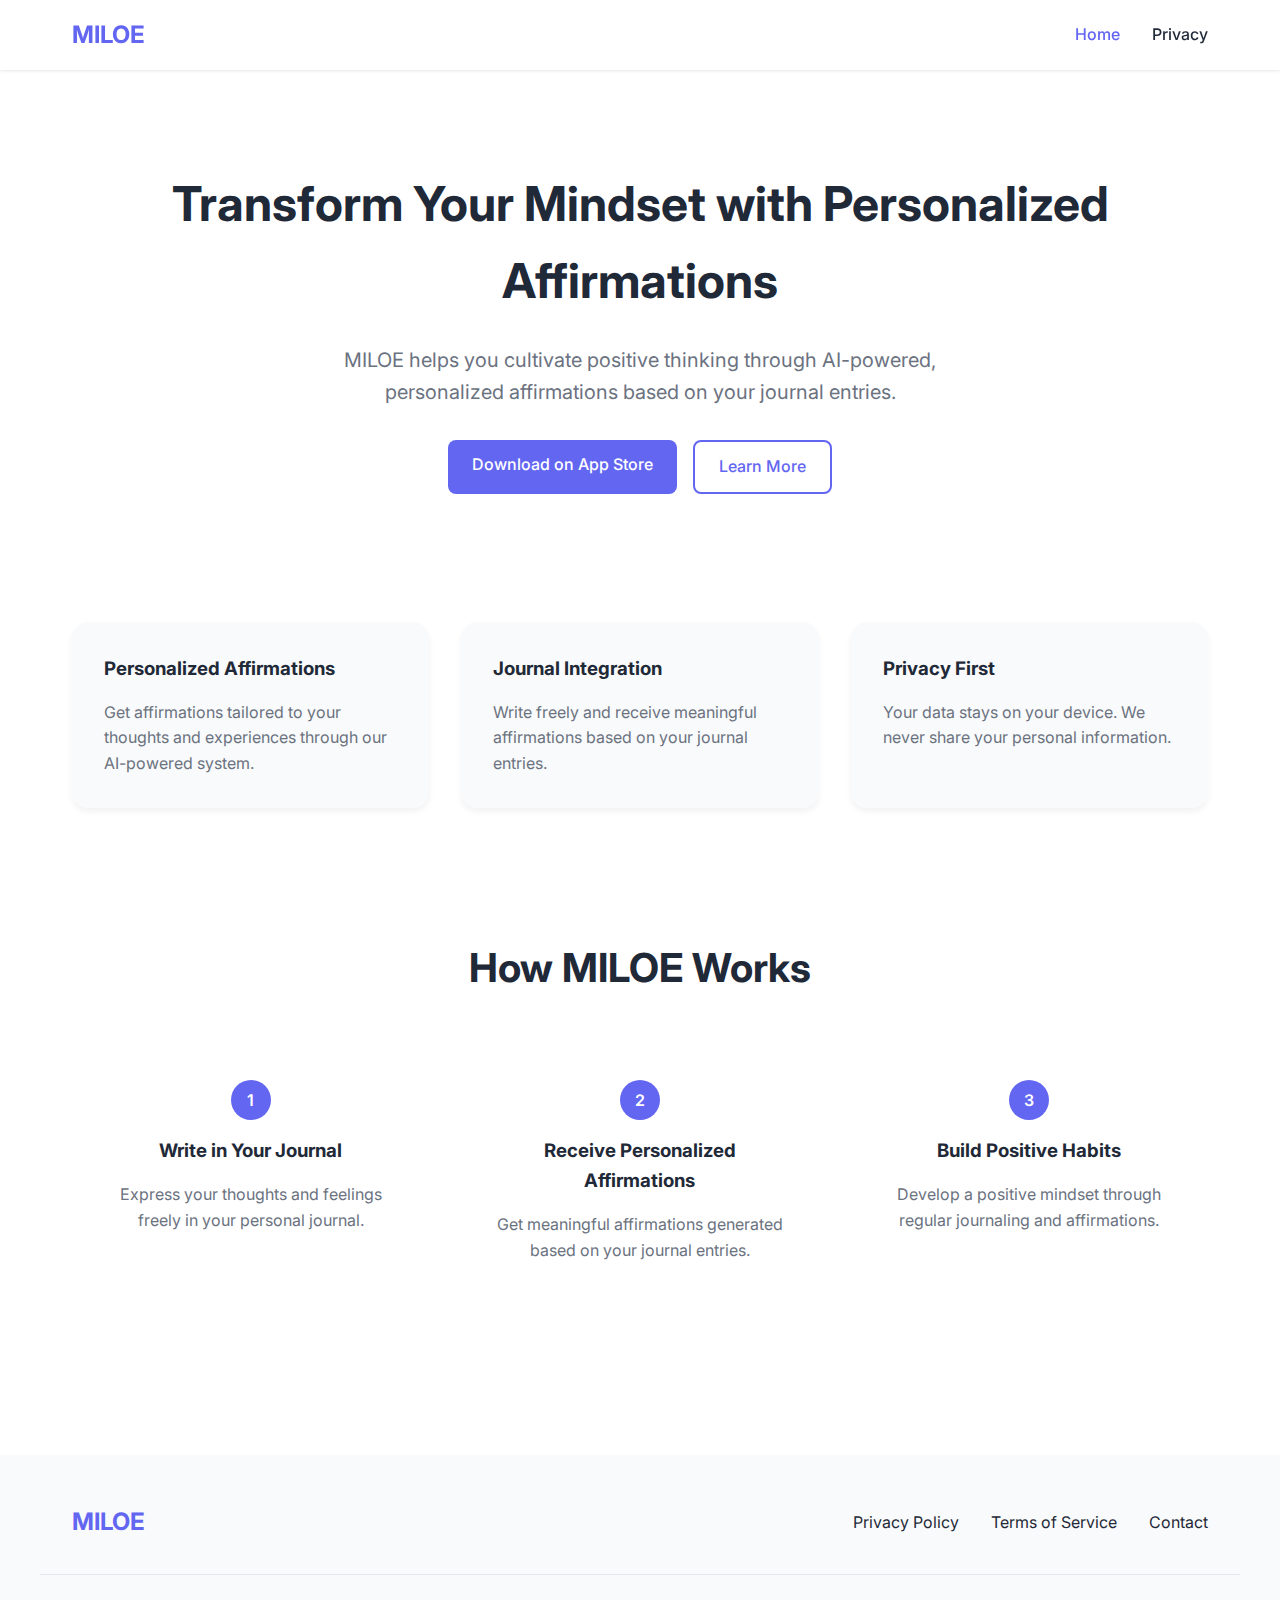
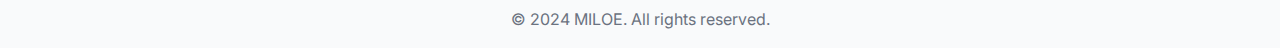
<file: index.html>
<!DOCTYPE html>
<html lang="en">
<head>
    <meta charset="UTF-8">
    <meta name="viewport" content="width=device-width, initial-scale=1.0">
    <title>MILOE - Personalized Affirmations & Positive Thinking</title>
    <link rel="stylesheet" href="styles.css">
    <link rel="preconnect" href="https://fonts.googleapis.com">
    <link rel="preconnect" href="https://fonts.gstatic.com" crossorigin>
    <link href="https://fonts.googleapis.com/css2?family=Inter:wght@400;500;600;700&display=swap" rel="stylesheet">
</head>
<body>
    <header>
        <nav>
            <div class="logo">MILOE</div>
            <div class="nav-links">
                <a href="index.html" class="active">Home</a>
                <a href="privacy.html">Privacy</a>
            </div>
        </nav>
    </header>

    <main>
        <section class="hero">
            <h1>Transform Your Mindset with Personalized Affirmations</h1>
            <p>MILOE helps you cultivate positive thinking through AI-powered, personalized affirmations based on your journal entries.</p>
            <div class="cta-buttons">
                <a href="#" class="primary-button">Download on App Store</a>
                <a href="#" class="secondary-button">Learn More</a>
            </div>
        </section>

        <section class="features">
            <div class="feature-card">
                <h3>Personalized Affirmations</h3>
                <p>Get affirmations tailored to your thoughts and experiences through our AI-powered system.</p>
            </div>
            <div class="feature-card">
                <h3>Journal Integration</h3>
                <p>Write freely and receive meaningful affirmations based on your journal entries.</p>
            </div>
            <div class="feature-card">
                <h3>Privacy First</h3>
                <p>Your data stays on your device. We never share your personal information.</p>
            </div>
        </section>

        <section class="how-it-works">
            <h2>How MILOE Works</h2>
            <div class="steps">
                <div class="step">
                    <span class="step-number">1</span>
                    <h3>Write in Your Journal</h3>
                    <p>Express your thoughts and feelings freely in your personal journal.</p>
                </div>
                <div class="step">
                    <span class="step-number">2</span>
                    <h3>Receive Personalized Affirmations</h3>
                    <p>Get meaningful affirmations generated based on your journal entries.</p>
                </div>
                <div class="step">
                    <span class="step-number">3</span>
                    <h3>Build Positive Habits</h3>
                    <p>Develop a positive mindset through regular journaling and affirmations.</p>
                </div>
            </div>
        </section>
    </main>

    <footer>
        <div class="footer-content">
            <div class="footer-logo">MILOE</div>
            <div class="footer-links">
                <a href="privacy.html">Privacy Policy</a>
                <a href="#">Terms of Service</a>
                <a href="#">Contact</a>
            </div>
        </div>
        <div class="copyright">
            © 2024 MILOE. All rights reserved.
        </div>
    </footer>
</body>
</html>
</file>
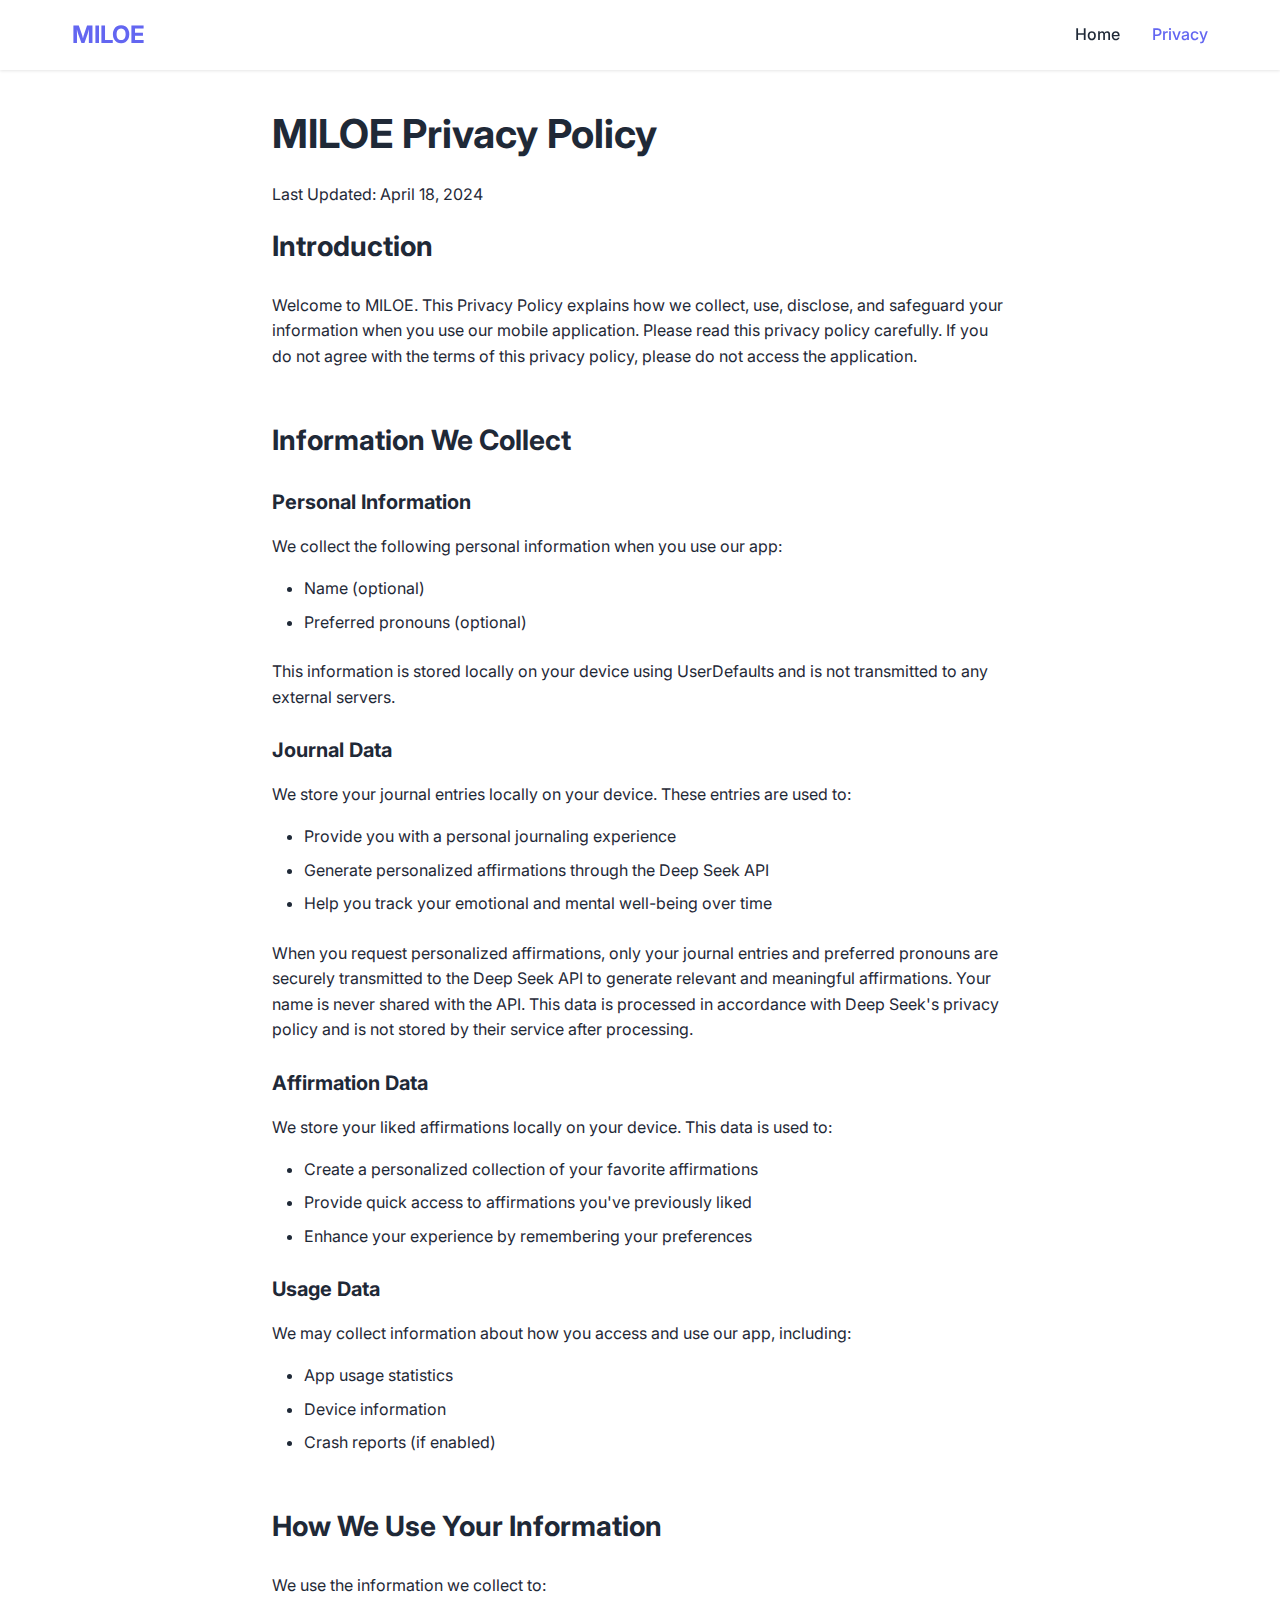
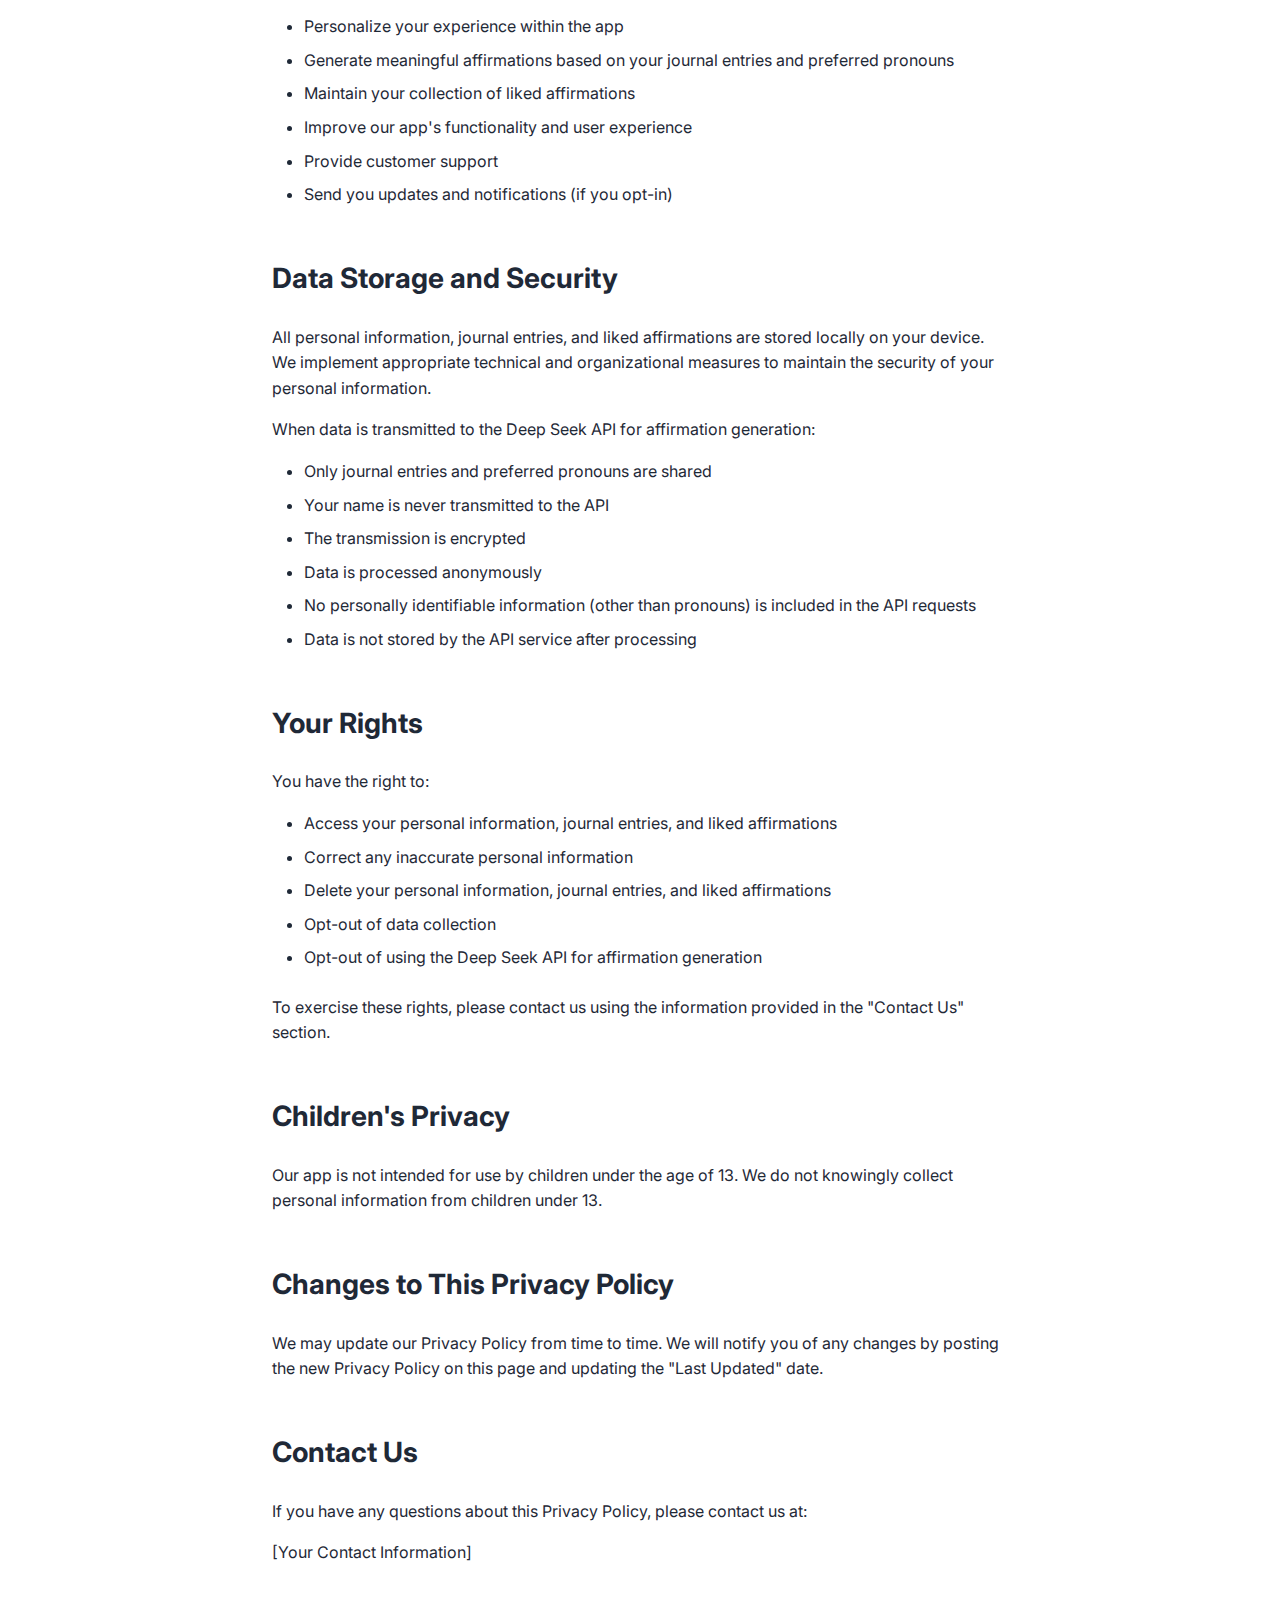
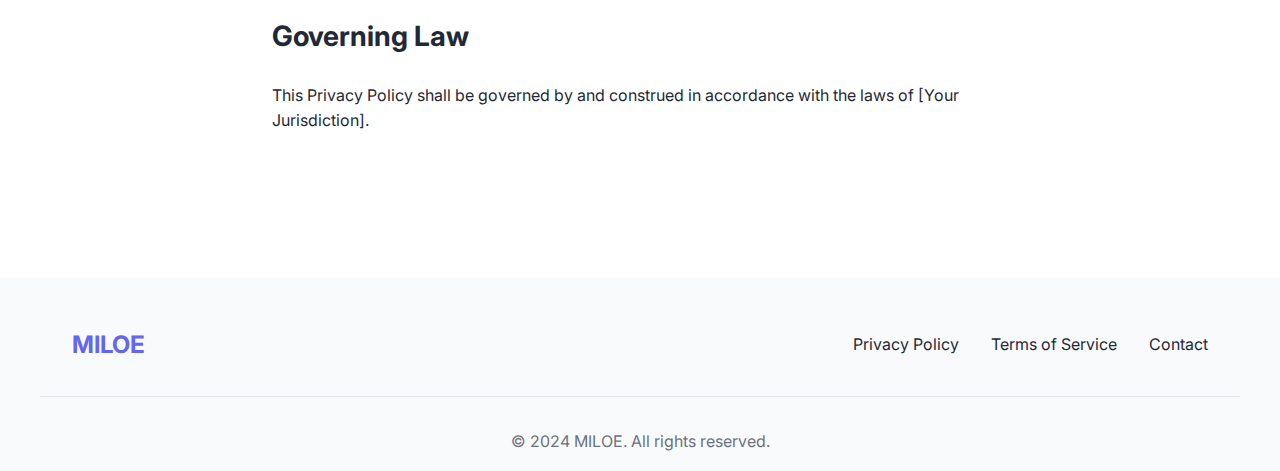
<file: privacy.html>
<!DOCTYPE html>
<html lang="en">
<head>
    <meta charset="UTF-8">
    <meta name="viewport" content="width=device-width, initial-scale=1.0">
    <title>Privacy Policy - MILOE</title>
    <link rel="stylesheet" href="styles.css">
    <link rel="preconnect" href="https://fonts.googleapis.com">
    <link rel="preconnect" href="https://fonts.gstatic.com" crossorigin>
    <link href="https://fonts.googleapis.com/css2?family=Inter:wght@400;500;600;700&display=swap" rel="stylesheet">
</head>
<body>
    <header>
        <nav>
            <div class="logo">MILOE</div>
            <div class="nav-links">
                <a href="index.html">Home</a>
                <a href="privacy.html" class="active">Privacy</a>
            </div>
        </nav>
    </header>

    <main class="privacy-content">
        <h1>MILOE Privacy Policy</h1>
        <p class="last-updated">Last Updated: April 18, 2024</p>

        <section>
            <h2>Introduction</h2>
            <p>Welcome to MILOE. This Privacy Policy explains how we collect, use, disclose, and safeguard your information when you use our mobile application. Please read this privacy policy carefully. If you do not agree with the terms of this privacy policy, please do not access the application.</p>
        </section>

        <section>
            <h2>Information We Collect</h2>
            
            <h3>Personal Information</h3>
            <p>We collect the following personal information when you use our app:</p>
            <ul>
                <li>Name (optional)</li>
                <li>Preferred pronouns (optional)</li>
            </ul>
            <p>This information is stored locally on your device using UserDefaults and is not transmitted to any external servers.</p>

            <h3>Journal Data</h3>
            <p>We store your journal entries locally on your device. These entries are used to:</p>
            <ul>
                <li>Provide you with a personal journaling experience</li>
                <li>Generate personalized affirmations through the Deep Seek API</li>
                <li>Help you track your emotional and mental well-being over time</li>
            </ul>
            <p>When you request personalized affirmations, only your journal entries and preferred pronouns are securely transmitted to the Deep Seek API to generate relevant and meaningful affirmations. Your name is never shared with the API. This data is processed in accordance with Deep Seek's privacy policy and is not stored by their service after processing.</p>

            <h3>Affirmation Data</h3>
            <p>We store your liked affirmations locally on your device. This data is used to:</p>
            <ul>
                <li>Create a personalized collection of your favorite affirmations</li>
                <li>Provide quick access to affirmations you've previously liked</li>
                <li>Enhance your experience by remembering your preferences</li>
            </ul>

            <h3>Usage Data</h3>
            <p>We may collect information about how you access and use our app, including:</p>
            <ul>
                <li>App usage statistics</li>
                <li>Device information</li>
                <li>Crash reports (if enabled)</li>
            </ul>
        </section>

        <section>
            <h2>How We Use Your Information</h2>
            <p>We use the information we collect to:</p>
            <ul>
                <li>Personalize your experience within the app</li>
                <li>Generate meaningful affirmations based on your journal entries and preferred pronouns</li>
                <li>Maintain your collection of liked affirmations</li>
                <li>Improve our app's functionality and user experience</li>
                <li>Provide customer support</li>
                <li>Send you updates and notifications (if you opt-in)</li>
            </ul>
        </section>

        <section>
            <h2>Data Storage and Security</h2>
            <p>All personal information, journal entries, and liked affirmations are stored locally on your device. We implement appropriate technical and organizational measures to maintain the security of your personal information.</p>
            <p>When data is transmitted to the Deep Seek API for affirmation generation:</p>
            <ul>
                <li>Only journal entries and preferred pronouns are shared</li>
                <li>Your name is never transmitted to the API</li>
                <li>The transmission is encrypted</li>
                <li>Data is processed anonymously</li>
                <li>No personally identifiable information (other than pronouns) is included in the API requests</li>
                <li>Data is not stored by the API service after processing</li>
            </ul>
        </section>

        <section>
            <h2>Your Rights</h2>
            <p>You have the right to:</p>
            <ul>
                <li>Access your personal information, journal entries, and liked affirmations</li>
                <li>Correct any inaccurate personal information</li>
                <li>Delete your personal information, journal entries, and liked affirmations</li>
                <li>Opt-out of data collection</li>
                <li>Opt-out of using the Deep Seek API for affirmation generation</li>
            </ul>
            <p>To exercise these rights, please contact us using the information provided in the "Contact Us" section.</p>
        </section>

        <section>
            <h2>Children's Privacy</h2>
            <p>Our app is not intended for use by children under the age of 13. We do not knowingly collect personal information from children under 13.</p>
        </section>

        <section>
            <h2>Changes to This Privacy Policy</h2>
            <p>We may update our Privacy Policy from time to time. We will notify you of any changes by posting the new Privacy Policy on this page and updating the "Last Updated" date.</p>
        </section>

        <section>
            <h2>Contact Us</h2>
            <p>If you have any questions about this Privacy Policy, please contact us at:</p>
            <p>[Your Contact Information]</p>
        </section>

        <section>
            <h2>Governing Law</h2>
            <p>This Privacy Policy shall be governed by and construed in accordance with the laws of [Your Jurisdiction].</p>
        </section>
    </main>

    <footer>
        <div class="footer-content">
            <div class="footer-logo">MILOE</div>
            <div class="footer-links">
                <a href="privacy.html">Privacy Policy</a>
                <a href="#">Terms of Service</a>
                <a href="#">Contact</a>
            </div>
        </div>
        <div class="copyright">
            © 2024 MILOE. All rights reserved.
        </div>
    </footer>
</body>
</html>
</file>
<file: styles.css>
:root {
    --primary-color: #6366F1;
    --secondary-color: #4F46E5;
    --text-color: #1F2937;
    --light-text: #6B7280;
    --background-color: #FFFFFF;
    --section-background: #F9FAFB;
    --border-color: #E5E7EB;
}

* {
    margin: 0;
    padding: 0;
    box-sizing: border-box;
}

body {
    font-family: 'Inter', sans-serif;
    line-height: 1.6;
    color: var(--text-color);
    background-color: var(--background-color);
}

/* Header Styles */
header {
    background-color: var(--background-color);
    box-shadow: 0 1px 3px rgba(0, 0, 0, 0.1);
    position: sticky;
    top: 0;
    z-index: 100;
}

nav {
    max-width: 1200px;
    margin: 0 auto;
    padding: 1rem 2rem;
    display: flex;
    justify-content: space-between;
    align-items: center;
}

.logo {
    font-size: 1.5rem;
    font-weight: 700;
    color: var(--primary-color);
}

.nav-links {
    display: flex;
    gap: 2rem;
}

.nav-links a {
    text-decoration: none;
    color: var(--text-color);
    font-weight: 500;
    transition: color 0.3s ease;
}

.nav-links a:hover {
    color: var(--primary-color);
}

.nav-links a.active {
    color: var(--primary-color);
}

/* Main Content Styles */
main {
    max-width: 1200px;
    margin: 0 auto;
    padding: 2rem;
}

/* Hero Section */
.hero {
    text-align: center;
    padding: 4rem 0;
}

.hero h1 {
    font-size: 3rem;
    margin-bottom: 1.5rem;
    color: var(--text-color);
}

.hero p {
    font-size: 1.25rem;
    color: var(--light-text);
    max-width: 600px;
    margin: 0 auto 2rem;
}

.cta-buttons {
    display: flex;
    gap: 1rem;
    justify-content: center;
}

.primary-button, .secondary-button {
    padding: 0.75rem 1.5rem;
    border-radius: 0.5rem;
    font-weight: 500;
    text-decoration: none;
    transition: all 0.3s ease;
}

.primary-button {
    background-color: var(--primary-color);
    color: white;
}

.primary-button:hover {
    background-color: var(--secondary-color);
}

.secondary-button {
    background-color: transparent;
    color: var(--primary-color);
    border: 2px solid var(--primary-color);
}

.secondary-button:hover {
    background-color: var(--primary-color);
    color: white;
}

/* Features Section */
.features {
    display: grid;
    grid-template-columns: repeat(auto-fit, minmax(300px, 1fr));
    gap: 2rem;
    padding: 4rem 0;
}

.feature-card {
    background-color: var(--section-background);
    padding: 2rem;
    border-radius: 1rem;
    box-shadow: 0 4px 6px rgba(0, 0, 0, 0.05);
}

.feature-card h3 {
    margin-bottom: 1rem;
    color: var(--text-color);
}

.feature-card p {
    color: var(--light-text);
}

/* How It Works Section */
.how-it-works {
    text-align: center;
    padding: 4rem 0;
}

.how-it-works h2 {
    font-size: 2.5rem;
    margin-bottom: 3rem;
}

.steps {
    display: grid;
    grid-template-columns: repeat(auto-fit, minmax(250px, 1fr));
    gap: 2rem;
}

.step {
    position: relative;
    padding: 2rem;
}

.step-number {
    display: inline-block;
    width: 2.5rem;
    height: 2.5rem;
    background-color: var(--primary-color);
    color: white;
    border-radius: 50%;
    text-align: center;
    line-height: 2.5rem;
    font-weight: 600;
    margin-bottom: 1rem;
}

.step h3 {
    margin-bottom: 1rem;
}

.step p {
    color: var(--light-text);
}

/* Privacy Policy Page Styles */
.privacy-content {
    max-width: 800px;
    margin: 0 auto;
    padding: 2rem;
}

.privacy-content h1 {
    font-size: 2.5rem;
    margin-bottom: 1rem;
}

.last-updated {
    color: var(--light-text);
    margin-bottom: 3rem;
}

.privacy-content section {
    margin-bottom: 3rem;
}

.privacy-content h2 {
    font-size: 1.75rem;
    margin-bottom: 1.5rem;
    color: var(--text-color);
}

.privacy-content h3 {
    font-size: 1.25rem;
    margin: 1.5rem 0 1rem;
    color: var(--text-color);
}

.privacy-content p {
    margin-bottom: 1rem;
    color: var(--text-color);
}

.privacy-content ul {
    margin-left: 2rem;
    margin-bottom: 1.5rem;
}

.privacy-content li {
    margin-bottom: 0.5rem;
    color: var(--text-color);
}

/* Footer Styles */
footer {
    background-color: var(--section-background);
    padding: 3rem 0 1rem;
    margin-top: 4rem;
}

.footer-content {
    max-width: 1200px;
    margin: 0 auto;
    padding: 0 2rem;
    display: flex;
    justify-content: space-between;
    align-items: center;
    margin-bottom: 2rem;
}

.footer-logo {
    font-size: 1.5rem;
    font-weight: 700;
    color: var(--primary-color);
}

.footer-links {
    display: flex;
    gap: 2rem;
}

.footer-links a {
    text-decoration: none;
    color: var(--text-color);
    transition: color 0.3s ease;
}

.footer-links a:hover {
    color: var(--primary-color);
}

.copyright {
    text-align: center;
    color: var(--light-text);
    padding-top: 2rem;
    border-top: 1px solid var(--border-color);
    max-width: 1200px;
    margin: 0 auto;
}

/* Responsive Design */
@media (max-width: 768px) {
    .hero h1 {
        font-size: 2.5rem;
    }

    .cta-buttons {
        flex-direction: column;
    }

    .footer-content {
        flex-direction: column;
        gap: 2rem;
        text-align: center;
    }

    .footer-links {
        flex-direction: column;
        gap: 1rem;
    }
}
</file>
